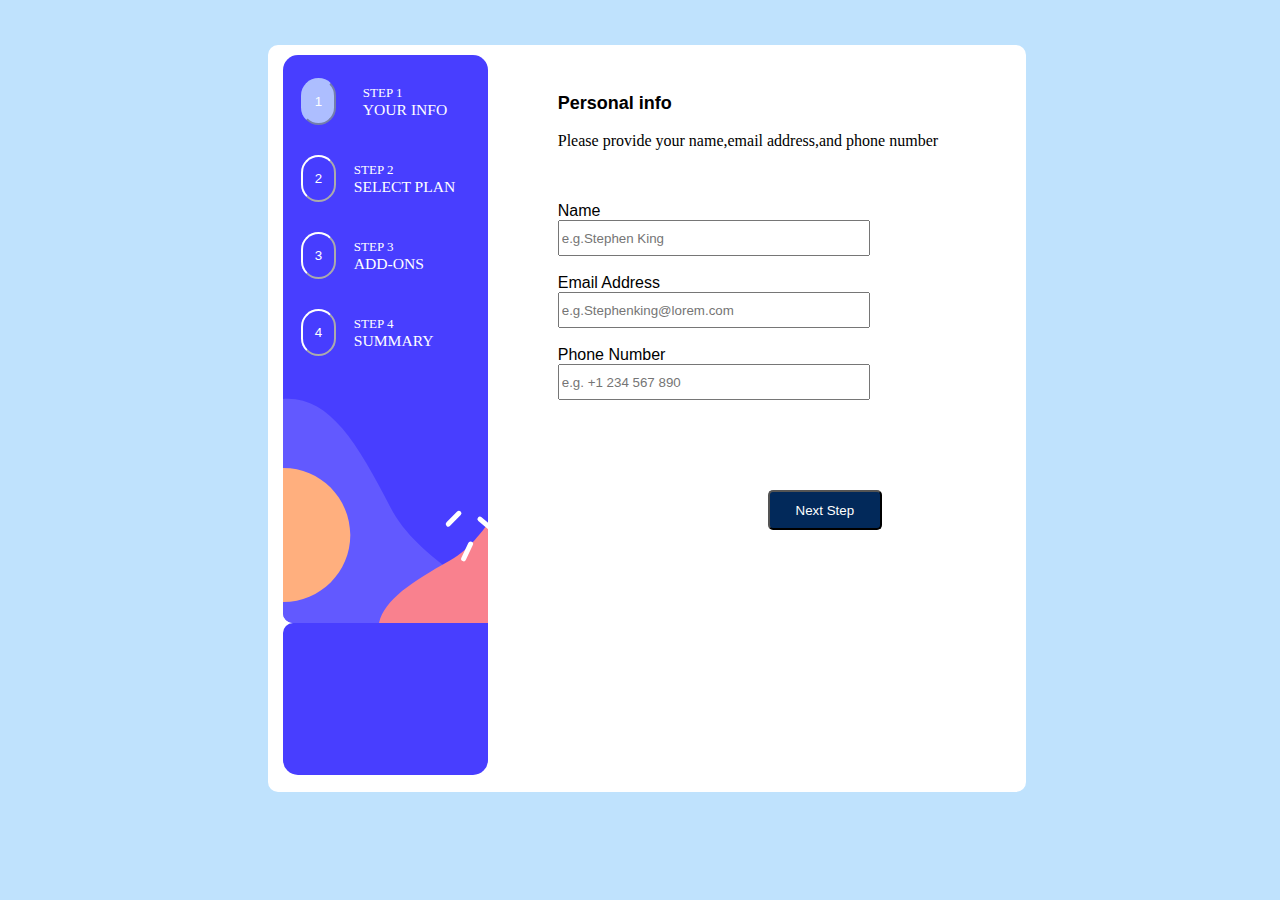
<file: index.html>
<!DOCTYPE html>
<html lang="en">
<head>
    <meta charset="UTF-8">
    <meta name="viewport" content="width=device-width, initial-scale=1.0">
   <link rel="stylesheet" href="style.css">
    <title>Document</title>
</head>
<body>
    <section class="multi">
        <div class="display">
            <div class="Wrap">
            <div class="first">
                <button class="btn1">1</button>
                <p>STEP 1 <br><span>YOUR INFO</span></p>
            </div>
            <div class="second">
                <button class="btn2">2</button>
                <p>STEP 2 <br><span>SELECT PLAN</span></p>
            </div>
            <div class="third">
                <button class="btn3">3</button>
                <p>STEP 3  <br><span>ADD-ONS</span></p>
            </div>
            <div class="fourth">
                <button class="btn4">4</button>
                <p>STEP 4  <br><span>SUMMARY</span></p>
            </div>
            </div>
            <div class="form">
                <h3>Personal info </h3>
                <p>Please provide your name,email address,and phone number</p> <br><br>
                <label for="">Name</label> <br>
                <input type="text" placeholder="e.g.Stephen King"> <br><br>
                <label for="">Email Address</label> <br>
                <input type="text" placeholder="e.g.Stephenking@lorem.com"> <br><br>
                <label for="">Phone Number</label> <br>
                <input type="text" placeholder="e.g. +1 234 567 890"> <br>
                <button class="btn" ><a href="./select.html">Next Step</a></button>
            </div>
        </div>
    </section>
</body>
</html>
</file>
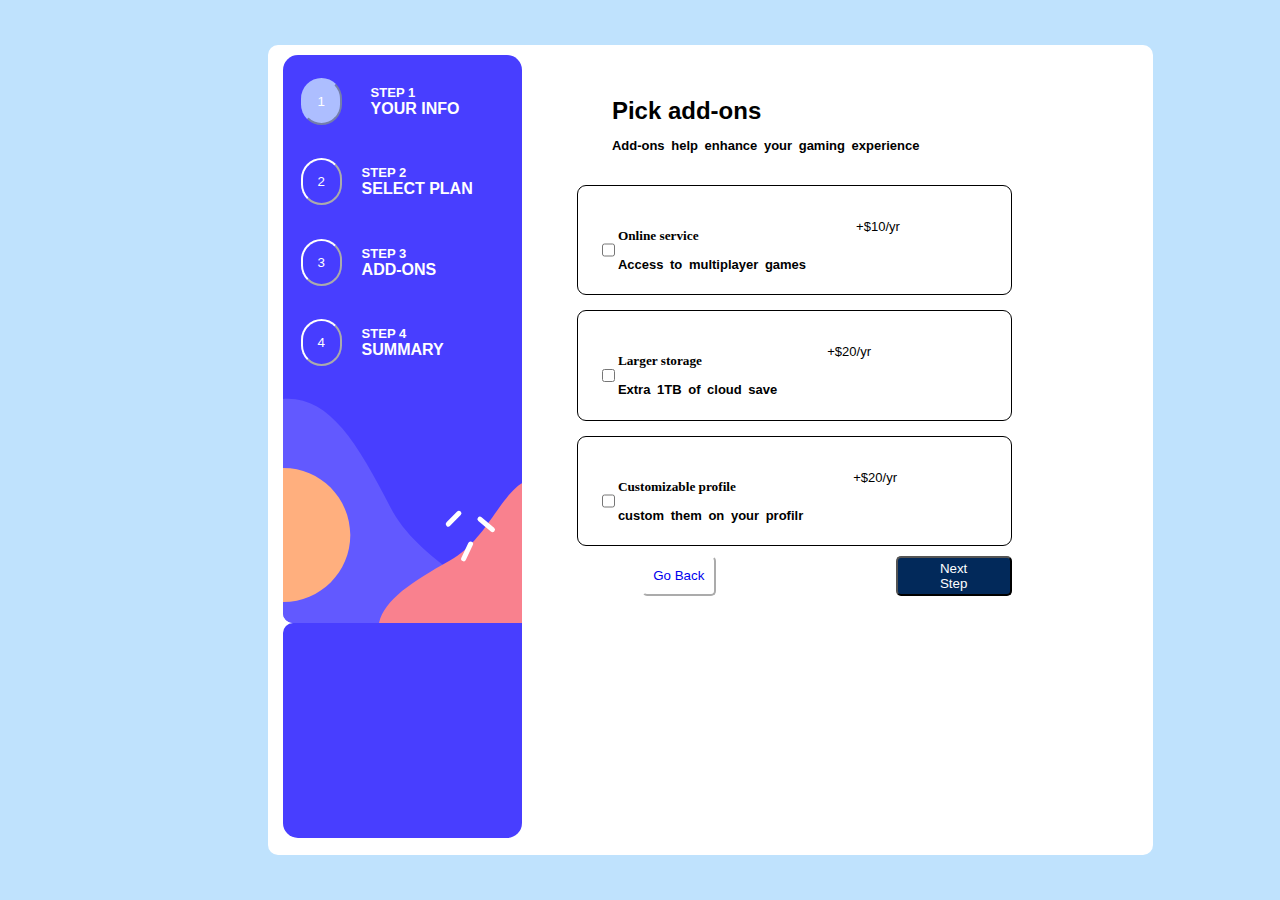
<file: adds.html>
<!DOCTYPE html>
<html lang="en">
  <head>
    <meta charset="UTF-8" />
    <meta name="viewport" content="width=device-width, initial-scale=1.0" />
    <link rel="stylesheet" href="./adds.css" />
    <title>Document</title>
  </head>
  <body>
    <section class="multi">
      <div class="display">
        <div class="Wrap">
          <div class="first">
            <button class="btn1">1</button>
            <h4 class="step">STEP 1 <br /><span>YOUR INFO</span></h4>
          </div>
          <div class="second">
            <button class="btn2">2</button>
            <h4 class="step">STEP 2 <br /><span>SELECT PLAN</span></h4>
          </div>
          <div class="third">
            <button class="btn3">3</button>
            <h4 class="step">STEP 3 <br /><span>ADD-ONS</span></h4>
          </div>
          <div class="fourth">
            <button class="btn4">4</button>
            <h4 class="step">STEP 4 <br /><span>SUMMARY</span></h4>
          </div>
        </div>
        <div class="form">
          <h4 class="pick">Pick add-ons <p>Add-ons help enhance your gaming experience</p></h4>

          <div class="box1">
            <input type="checkbox" name="" id="" />

            <div class="line">
              
              <h5>Online service   <p>Access to multiplayer games</p>   </h5>
            </div>
            <p class="amount">+$10/yr</p>
          </div>
          <div class="box2">
            <input type="checkbox" name="" id="" />
            <div class="line">
              <h5>Larger storage <p>Extra 1TB of cloud save</p></h5>
            </div>
            <p class="amount">+$20/yr</p>
          </div>
          <div class="box3">
            <input type="checkbox" name="" id="" />

            <div class="line">
             
              <h5>Customizable profile    <p>custom them on your profilr</p>          </h5>
            </div>
            <p class="amount">+$20/yr</p>
          </div>
          <div class="btmwrap">
            <button class="btn6" ><a href="./select.html">Go Back</a></button>

            <button class="btn" ><a href="./summary.html">Next Step</a></button>
          </div>
         
        </div>
      </div>
    </section>
  </body>
</html>
</file>
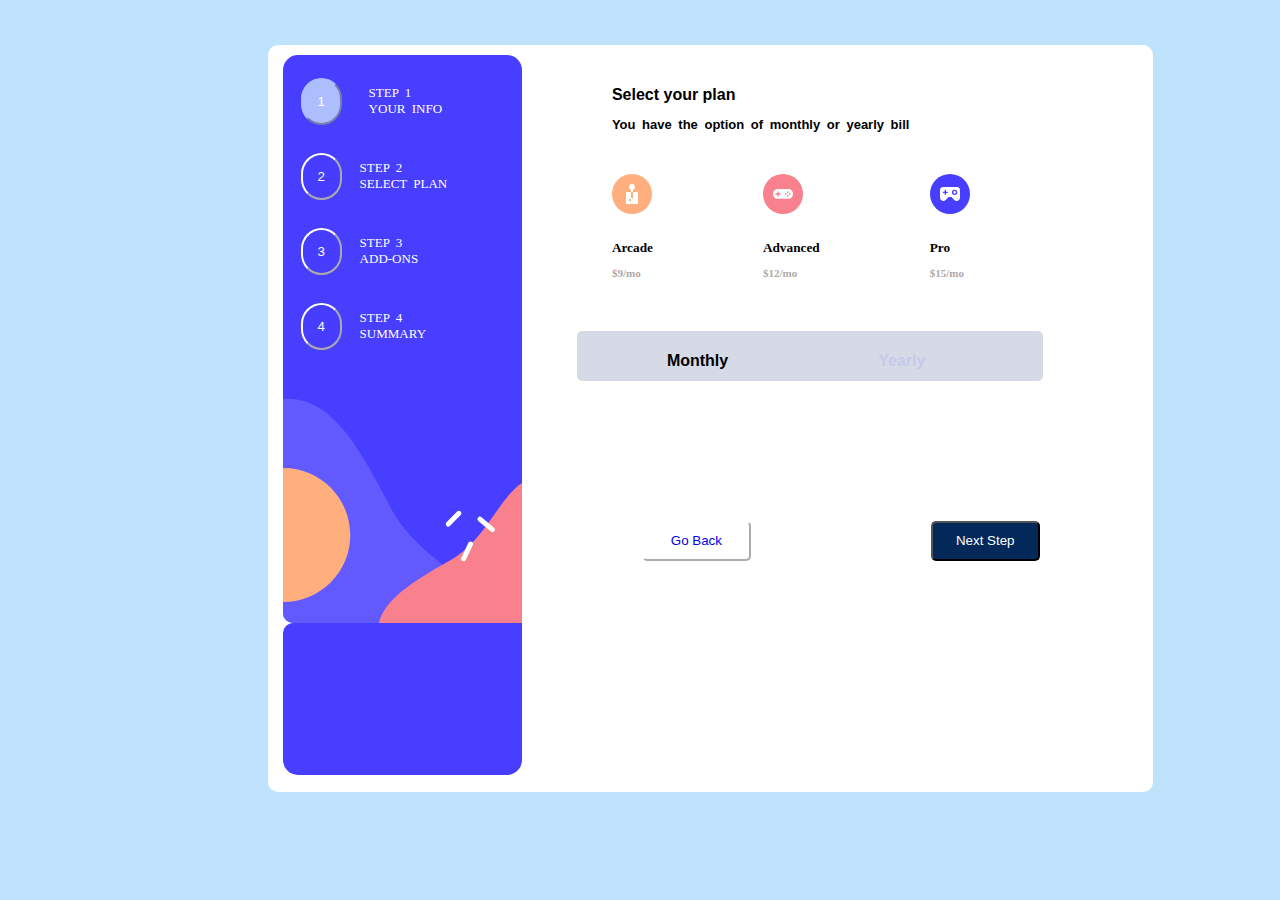
<file: select.html>
<!DOCTYPE html>
<html lang="en">
<head>
    <meta charset="UTF-8">
    <meta name="viewport" content="width=device-width, initial-scale=1.0">
    <title>Document</title>
    <link rel="stylesheet" href="./select.css">
</head>
<body>
    <section class="multi">
        <div class="display">
            <div class="Wrap">
            <div class="first">
                <button class="btn1">1</button>
                <p>STEP 1 <br><span>YOUR INFO</span></p>
            </div>
            <div class="second">
                <button class="btn2">2</button>
                <p>STEP 2 <br><span>SELECT PLAN</span></p>
            </div>
            <div class="third">
                <button class="btn3">3</button>
                <p>STEP 3  <br><span>ADD-ONS</span></p>
            </div>
            <div class="fourth">
                <button class="btn4">4</button>
                <p>STEP 4  <br><span>SUMMARY</span></p>
            </div>
            </div>

            <div class="form">
  <h4>Select your plan<p>You have the option of monthly or yearly bill</p></h4>

  <div class="wrapper">
    <div class="box1">
        <img src="./images/images/icon-arcade.svg" alt="">
        <h5>Arcade  <p>$9/mo</p></h5>
    </div>
    
    <div class="box2">
        <img src="./images/images/icon-advanced.svg" alt="">
        <h5>Advanced   <p>$12/mo</p>  </h5>
    </div>
    <div class="box3">
        <img src="./images/images/icon-pro.svg" alt="">
        <h5>Pro  <p>$15/mo</p></h5>
    </div>
    

  </div>

  <div class="month">
    <h4>Monthly</h4>
    <h4 class="yer">Yearly</h4>

  </div>
          <div class="btmwrap">
            <button class="btn6" ><a href="./index.html">Go Back</a></button>

            <button class="btn" ><a href="./adds.html">Next Step</a></button>
          </div>
            </div>
        </div>
    </section>
</body>
</html>
</file>
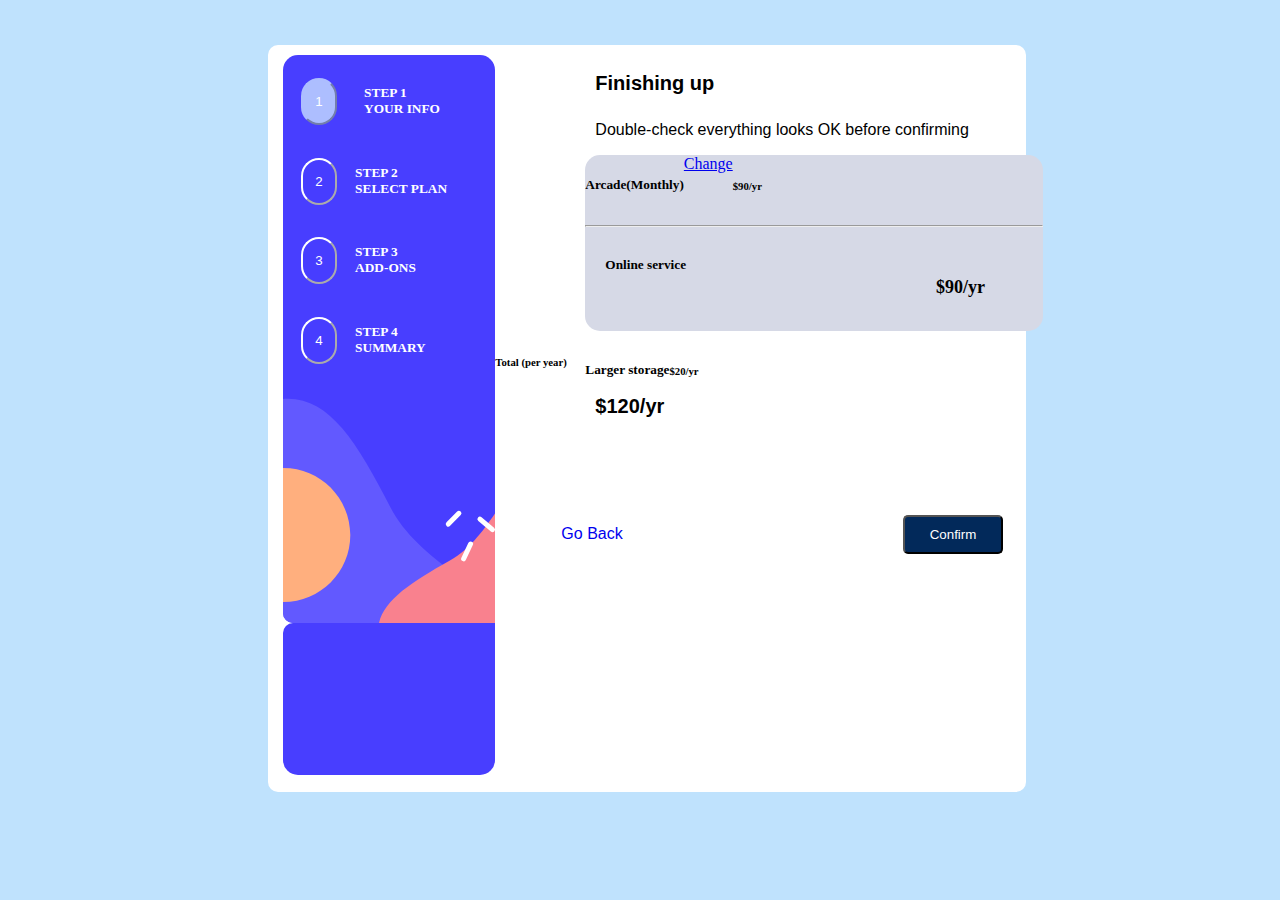
<file: summary.html>
<!DOCTYPE html>
<html lang="en">
<head>
    <meta charset="UTF-8">
    <meta name="viewport" content="width=device-width, initial-scale=1.0">
   <link rel="stylesheet" href="./summary.css">
    <title>Document</title>
</head>
<body>
    <section class="multi">
        <div class="display">
            <div class="Wrap">
            <div class="first">
                <button class="btn1">1</button>
                <h4>STEP 1 <br><span>YOUR INFO</span></h4>
            </div>
            <div class="second">
                <button class="btn2">2</button>
                <h4>STEP 2 <br><span>SELECT PLAN</span></h4>
            </div>
            <div class="third">
                <button class="btn3">3</button>
                <h4>STEP 3  <br><span>ADD-ONS</span></h4>
            </div>
            <div class="fourth">
                <button class="btn4">4</button>
                <h4>STEP 4  <br><span>SUMMARY</span></h4>
            </div>
            </div>
            <div class="form">
          <h4>Finishing up</h4>
          <p>Double-check everything looks OK before confirming </p>
          <div class="box1">
            <div class="back">
            <div class="st">
            <h5 class="arcade">Arcade(Monthly)</h5><br><a href="#">Change</a>
            <h6>$90/yr</h6>
            </div>
            <hr>
            <div class="wrapping">
            <div class="nd">
            <h5>Online service</h5>
            <h6>$90/yr</h6>
            </div>
            
            <div class="rd">
                <h5>Larger storage</h5>
            <h6>$20/yr</h6>

            </div>
            </div>
            </div>
            <div class="4th">
            <h6>Total (per year)</h6>
            <h4>$120/yr</h4>
            </div>
          </div>

            <button class="btn6" ><a href="./adds.html">Go Back</a></button>

            <button class="btn7" ><a href="./thanks.html">Confirm</a></button>
            </div>
        </div>
    </section>
    
</body>
</html>
</file>
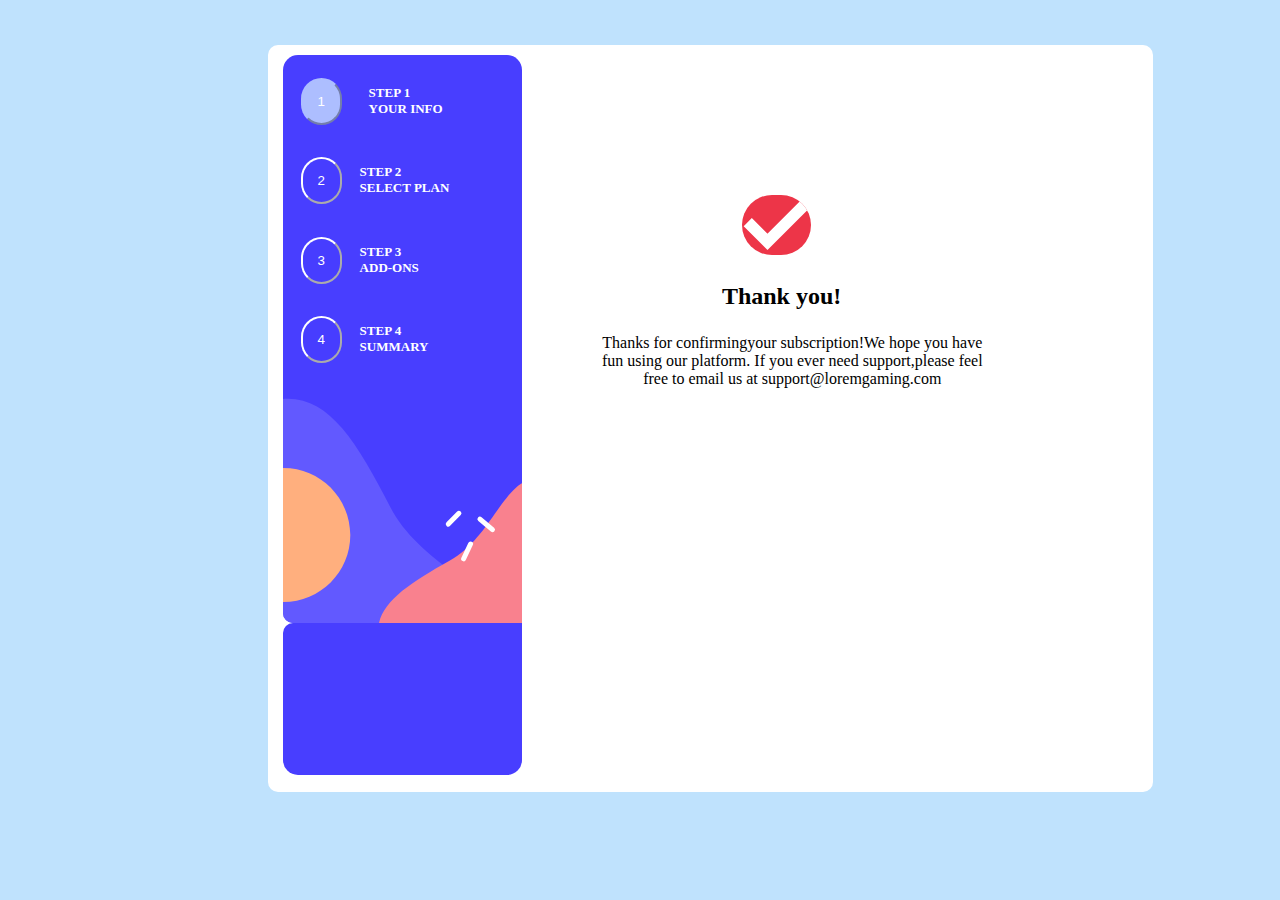
<file: thanks.html>
<!DOCTYPE html>
<html lang="en">
<head>
    <meta charset="UTF-8">
    <meta name="viewport" content="width=device-width, initial-scale=1.0">
   <link rel="stylesheet" href="./thanks.css">
    <title>Document</title>
</head>
<body>
    <section class="multi">
        <div class="display">
            <div class="Wrap">
            <div class="first">
                <button class="btn1">1</button>
                <h4>STEP 1 <br><span>YOUR INFO</span></h4>
            </div>
            <div class="second">
                <button class="btn2">2</button>
                <h4>STEP 2 <br><span>SELECT PLAN</span></h4>
            </div>
            <div class="third">
                <button class="btn3">3</button>
                <h4>STEP 3  <br><span>ADD-ONS</span></h4>
            </div>
            <div class="fourth">
                <button class="btn4">4</button>
                <h4>STEP 4  <br><span>SUMMARY</span></h4>
            </div>
            </div>
            <div class="form">
                <img src="./images/images/icon-checkmark.svg" alt="">
                <h3>Thank you!</h3>
                <p>Thanks for confirmingyour subscription!We hope you have <br>
                fun using our platform. If you ever need support,please feel <br>
            free to email us at support@loremgaming.com</p>
            </div>
        </div>
    </section>
</body>
</html>
</file>
<file: style.css>
.display{
    display: flex;
    background-color: white;
    width: 60%;
    height: 83vh;
    border-radius: 10px;
    margin-top: 45px;
    margin-left: 260px;
}
.first{
    display: flex;
    gap: 9px;
}
.second{
    display: flex;
}
.third{
    display: flex;
}
.fourth{
    display: flex;
}
.Wrap{
    display: block;
    background-image: url(./images/images/bg-sidebar-desktop.svg);
    height: 80vh;
    width: 27%;
    margin-left: 15px;
    border-radius: 15px;
    margin-top: 10px;
   
}
.btn{
    background-color: hsl(213, 96%, 18%);
    margin-top: 90px;
    margin-left: 210px;
    height: 40px;
    width: 30%;
    border-radius: 5px;
}
.btn1{
    background-color: hsl(228, 100%, 84%);
    width: 17%;
    border-radius: 90px;
    height: 47px;
    border-color:hsl(228, 100%, 84%) ;
    margin-top: 23px;
    margin-left: 18px;
    color: white;



}
.btn2{
   background-color: hsl(243, 100%, 62%);
    width: 17%;
    border-radius: 90px;
    height: 47px;
    color: white;

    border-color:white ;
    margin-top: 23px;
    margin-left: 18px;

}
.btn3{
   background-color: hsl(243, 100%, 62%);
   margin-top: 23px;
   margin-left: 18px;
   color: white;
    
    width: 17%;
    border-radius: 90px;
    height: 47px;
    border-color:white ;
}
.btn4{
   background-color: hsl(243, 100%, 62%);
   margin-top: 23px;
   margin-left: 18px;
   color: white;
    
    width: 17%;
    border-radius: 90px;
    height: 47px;
    border-color:white ;
}
.first p{
    color: white;
    margin-top: 30px;
    font-size: small;
    margin-left: 18px;
    
}
.second p{
    color: white;
    margin-top: 30px;
    font-size: small;
    margin-left: 18px;

}
.third p{
    color: white;
    margin-top: 30px;
    font-size: small;
    margin-left: 18px;

}
.fourth p{
    color: white;
    margin-top: 30px;
    font-size: small;
    margin-left: 18px;
}
span{
    color: white;
    font-size: larger;
}


.btn a{
    text-decoration: none;
    color: white;
}
body{

    background-color:hsl(206, 94%, 87%) ;
}
.form{
    margin-left: 70px;
    margin-top: 30px;
    
}
h3{
    font-size: large;
    font-family: sans-serif;
}
label{
    font-size: medium;
    font-family: sans-serif;

}
input{
    width: 80%;
    height: 30px;
}
</file>
<file: adds.css>
.display{
    display: flex;
    background-color: white;
    width: 70%;
    height: 90vh;
    border-radius: 10px;
    margin-top: 45px;
    margin-left: 260px;
    
}
.btn1{
    background-color: hsl(228, 100%, 84%);
    width: 17%;
    border-radius: 90px;
    height: 47px;
    border-color:hsl(228, 100%, 84%) ;
    margin-top: 23px;
    margin-left: 18px;
    color: white;



}
.form{
    margin-top: 20px;
    
}

.step{
    font-family: sans-serif;
    margin-left: 20px;
    margin-top: 30px;
}
.btn2{
   background-color: hsl(243, 100%, 62%);
    width: 17%;
    border-radius: 90px;
    height: 47px;
    border-color:white ;
    margin-top: 23px;
    margin-left: 18px;
    color: white;


}
.btn3{
   background-color: hsl(243, 100%, 62%);
   margin-top: 23px;
   margin-left: 18px;
   color: white;
    
    width: 17%;
    border-radius: 90px;
    height: 47px;
    border-color:white ;
}
.btn4{
   background-color: hsl(243, 100%, 62%);
   margin-top: 23px;
   margin-left: 18px;
   color: white;
    
    width: 17%;
    border-radius: 90px;
    height: 47px;
    border-color:white ;
}

.first{
    display: flex;
    gap: 9px;
}
.second{
    display: flex;
}
.third{
    display: flex;
}
.fourth{
    display: flex;
}
.Wrap{
    display: block;
    background-image: url(./images/images/bg-sidebar-desktop.svg);
    height: 87vh;
    width: 27%;
    margin-left: 15px;
    border-radius: 15px;
    margin-top: 10px;
}

body{
    
    background-color:hsl(206, 94%, 87%) ;
}
p{
    /* margin-left: 20px; */
    font-size: small;
    word-spacing: 3px;
    font-family: Arial, Helvetica, sans-serif;
}
.wrapper{
    display: flex;
    gap: 20px;
    margin-left: 70px;
}
.step{
    font-size: small;
    color: white;
}
span{
    font-size: medium;
}
.pick{
    font-size: x-large;
    font-family: sans-serif;
    margin-left: 90px;
}
.box1{
    background-color:white;
    margin-bottom: 15px;
    
    border-color: hsl(229, 24%, 87%);
    width: 70%;
    padding-left: 20px;
    padding-top: 20px;
    padding-right: 70px;
    border:1.8px solid black;
    border-radius: 9px;
    display: flex;
    margin-left: 55px;
}
.amount{
    margin-left: 50px;
}
.box2{
    background-color:white;
    margin-left: 55px;
    
    border-color: hsl(229, 24%, 87%);
    width: 70%;
    padding-left: 20px;
    padding-top: 20px;
    padding-right: 70px;
    border:1.8px solid black;
    border-radius: 9px;
    display: flex;
    margin-bottom: 15px;

}
.box3{
    background-color:white;
    display: flex;
    margin-left: 55px;
    border-color: hsl(229, 24%, 87%);
    width: 70%;
    padding-left: 20px;
    padding-top: 20px;
    padding-right: 70px;
    border:1.8px solid black;
    border-radius: 9px;
}
.btn{
    background-color: hsl(213, 96%, 18%);
    margin-top: 10px;
    margin-left: 180px;
    height: 40px;
    width: 100%;
    border-radius: 5px;
    padding-left: 30px;
    padding-right: 30px;
}
.btmwrap{
    display: flex;
}
.btn6{
    background-color: white;
    margin-top: 10px;
    margin-left: 120px;
    height: 40px;
    border-radius: 5px;
    border-color: white;
    width: 100%;

}
.btn6 a{
    text-decoration: none;
}
.btn a{
    text-decoration: none;
    color: white;
}
</file>
<file: select.css>
.display{
    display: flex;
    background-color: white;
    width: 70%;
    height: 83vh;
    border-radius: 10px;
    margin-top: 45px;
    margin-left: 260px;
}
.btn1{
    background-color: hsl(228, 100%, 84%);
    width: 17%;
    border-radius: 90px;
    height: 47px;
    border-color:hsl(228, 100%, 84%) ;
    margin-top: 23px;
    margin-left: 18px;
    color: white;



}
.form{
    margin-top: 20px;
    
}
h5 p{
    font-size: smaller;
    color: rgb(177, 169, 169);
}
h4{
    font-size: x-large;
    font-family: sans-serif;
    margin-left: 90px;
}
.btn2{
   background-color: hsl(243, 100%, 62%);
    width: 17%;
    border-radius: 90px;
    height: 47px;
    border-color:white ;
    margin-top: 23px;
    color: white;
    margin-left: 18px;

}
.btn3{
   background-color: hsl(243, 100%, 62%);
   margin-top: 23px;
   margin-left: 18px;
   color: white;
    
    width: 17%;
    border-radius: 90px;
    height: 47px;
    border-color:white ;
}
.btn4{
   background-color: hsl(243, 100%, 62%);
   margin-top: 23px;
   margin-left: 18px;
   color: white;
    
    width: 17%;
    border-radius: 90px;
    height: 47px;
    border-color:white ;
}
.first p{
    color: white;
    margin-top: 30px;
    font-size: small;
    margin-left: 18px;
    
}
.second p{
    color: white;
    margin-top: 30px;
    font-size: small;
    margin-left: 18px;

}
.third p{
    color: white;
    margin-top: 30px;
    font-size: small;
    margin-left: 18px;

}
.fourth p{
    color: white;
    margin-top: 30px;
    font-size: small;
    margin-left: 18px;
}
.first{
    display: flex;
    gap: 9px;
}
.second{
    display: flex;
}
.third{
    display: flex;
}
.fourth{
    display: flex;
}
.Wrap{
    display: block;
    background-image: url(./images/images/bg-sidebar-desktop.svg);
    height: 80vh;
    width: 27%;
    margin-left: 15px;
    border-radius: 15px;
    margin-top: 10px;
}
.btn{
    background-color: hsl(213, 96%, 18%);
    margin-top: 140px;
    margin-left: 180px;
    height: 40px;
    width: 100%;
    border-radius: 5px;
}
.btmwrap{
    display: flex;
}
.btn6{
    background-color: white;
    margin-top: 140px;
    margin-left: 120px;
    height: 40px;
    border-radius: 5px;
    border-color: white;
    width: 100%;

}
.btn6 a{
    text-decoration: none;
}
.btn a{
    text-decoration: none;
    color: white;
}
body{
    
    background-color:hsl(206, 94%, 87%) ;
}
p{
    /* margin-left: 20px; */
    font-size: small;
    word-spacing: 3px;
}
.wrapper{
    display: flex;
    gap: 20px;
    margin-left: 70px;
}
.box1{
    background-color:white;
    
    border-color: hsl(229, 24%, 87%);
    width: 100%;
    padding-left: 20px;
    padding-top: 20px;
    padding-right: 70px;
    border-radius: 9px;
    cursor: pointer;


}
.box1:hover{
    border:1.8px solid black;

}
.box1:active{
    border:1.8px solid black;
    /* transition: 30s; */

}
.box2:hover{
    border:1.8px solid black;

}
.box2:active{
    border:1.8px solid black;
    /* transition: 30s; */

}
.box3:hover{
    border:1.8px solid black;

}
.box3:active{
    border:1.8px solid black;
    /* transition: 30s; */

}
.box2{
    /* border:1.8px solid black; */

    background-color:white;
    /* border:1.8px solid black; */
    border-radius: 9px;
    
    width: 100%;
    padding-left: 20px;
    padding-top: 20px;
    padding-right: 70px;
    cursor: pointer;
}
.month{
    background-color: hsl(229, 24%, 87%);
    display: flex;
    width: 90%;
    height: 50px;
    margin-top: 30px;
    margin-left: 55px;
    border-radius: 5px;
}
h4{
    font-size: medium;
}
.yer{
    color:hsl(232, 51%, 85%) ;
    margin-left: 150px;
}
.box3{
    /* border:1.8px solid black; */

    background-color:white;
    
    /* border:1.8px solid black; */
    border-radius: 9px;
    width: 100%;
    padding-left: 20px;
    padding-top: 20px;
    padding-right: 70px;
    cursor: pointer;

}
</file>
<file: summary.css>
.display{
    
    display: flex;
    background-color: white;
    width: 60%;
    height: 83vh;
    border-radius: 10px;
    margin-top: 45px;
    margin-left: 260px;

}
.first{
display: flex;
gap: 9px;
}
.second{
display: flex;
}
.third{
display: flex;
}
.fourth{
display: flex;
}
.Wrap{
display: block;
background-image: url(./images/images/bg-sidebar-desktop.svg);
height: 80vh;
width: 28%;
margin-left: 15px;
border-radius: 15px;
margin-top: 10px;
}
body{

background-color:hsl(206, 94%, 87%) ;
}
.btn2{
background-color: hsl(243, 100%, 62%);
 width: 17%;
 border-radius: 90px;
 height: 47px;
 border-color:white ;
 margin-top: 23px;
 color: white;
 margin-left: 18px;

}
.btn3{
background-color: hsl(243, 100%, 62%);
margin-top: 23px;
margin-left: 18px;
color: white;
 
 width: 17%;
 border-radius: 90px;
 height: 47px;
 border-color:white ;
}
.btn4{
background-color: hsl(243, 100%, 62%);
margin-top: 23px;
margin-left: 18px;
color: white;
 
 width: 17%;
 border-radius: 90px;
 height: 47px;
 border-color:white ;
}
.btn1{
background-color: hsl(228, 100%, 84%);
width: 17%;
border-radius: 90px;
height: 47px;
border-color:hsl(228, 100%, 84%) ;
margin-top: 23px;
margin-left: 18px;
color: white;



}
.first h4{
color: white;
margin-top: 30px;
font-size: smaller;
margin-left: 18px;

}
.second h4{
color: white;
margin-top: 30px;
font-size: smaller;
margin-left: 18px;

}

.third h4{
color: white;
margin-top: 30px;
font-size: smaller;
margin-left: 18px;

}
.fourth h4{
color: white;
margin-top: 30px;
font-size: smaller;
margin-left: 18px;
}
.first{
display: flex;
gap: 9px;
}
.second{
display: flex;
}
.third{
display: flex;
}
.fourth{
display: flex;
}
.form h4{
    margin-left: 100px;
    font-family: sans-serif;
    font-size: 20px;
}
.form p{
    margin-left: 100px;
    font-family: sans-serif;
}
.st{
    display: flex;
}
.nd{
    
        display: flex;
        margin-left: 20px;
    
}
.nd h6{
    margin-left: 250px;
    font-size: 18px;
}
.wrapping{
    display: block;
}
.rd{
    display: flex;

}
.btn7{
    margin-left: 270px;
    background-color: hsl(213, 96%, 18%);
    padding-top: 10px;
    padding-bottom: 10px;
    color: white;
    padding-left: 25px;
    padding-right: 25px;
    border-radius: 5px;
}
.btn6{
    background-color: white;
    color: hsl(231, 11%, 63%);
    border: none;
    font-size: medium;
    margin-top: 80px;

}
.btn6 a{
    text-decoration: none;
    margin-left: 60px;
}
.back{
    background-color: hsl(229, 24%, 87%);
    margin-left: 90px;
    height: 11em;
    width: 90%;
    border-radius: 15px;
}
.btn7 a{
    text-decoration: none;
    color: white;
}
</file>
<file: thanks.css>
.display{
    
        display: flex;
        background-color: white;
        width: 70%;
        height: 83vh;
        border-radius: 10px;
        margin-top: 45px;
        margin-left: 260px;

}
.first{
    display: flex;
    gap: 9px;
}
.second{
    display: flex;
}
.third{
    display: flex;
}
.fourth{
    display: flex;
}
.Wrap{
    display: block;
    background-image: url(./images/images/bg-sidebar-desktop.svg);
    height: 80vh;
    width: 27%;
    margin-left: 15px;
    border-radius: 15px;
    margin-top: 10px;
}
body{
    
    background-color:hsl(206, 94%, 87%) ;
}
.btn2{
    background-color: hsl(243, 100%, 62%);
     width: 17%;
     border-radius: 90px;
     height: 47px;
     border-color:white ;
     margin-top: 23px;
     color: white;
     margin-left: 18px;
 
 }
 .btn3{
    background-color: hsl(243, 100%, 62%);
    margin-top: 23px;
    margin-left: 18px;
    color: white;
     
     width: 17%;
     border-radius: 90px;
     height: 47px;
     border-color:white ;
 }
 .btn4{
    background-color: hsl(243, 100%, 62%);
    margin-top: 23px;
    margin-left: 18px;
    color: white;
     
     width: 17%;
     border-radius: 90px;
     height: 47px;
     border-color:white ;
 }
 .btn1{
    background-color: hsl(228, 100%, 84%);
    width: 17%;
    border-radius: 90px;
    height: 47px;
    border-color:hsl(228, 100%, 84%) ;
    margin-top: 23px;
    margin-left: 18px;
    color: white;



}
.first h4{
    color: white;
    margin-top: 30px;
    font-size: small;
    margin-left: 18px;
    
}
.second h4{
    color: white;
    margin-top: 30px;
    font-size: small;
    margin-left: 18px;

}

.third h4{
    color: white;
    margin-top: 30px;
    font-size: small;
    margin-left: 18px;

}
.fourth h4{
    color: white;
    margin-top: 30px;
    font-size: small;
    margin-left: 18px;
}
.first{
    display: flex;
    gap: 9px;
}
.second{
    display: flex;
}
.third{
    display: flex;
}
.fourth{
    display: flex;
}
.form{
    margin-top:150px ;
}
img{
    background-color:  hsl(354, 84%, 57%);
    width: 15%;
    border-radius: 80px;
    height: 60px;
    margin-left: 220px;
}
h3{
    margin-left: 200px;
    font-size: x-large;
}
.form p{
    margin-left: 80px;
    text-align: center;
}
</file>
